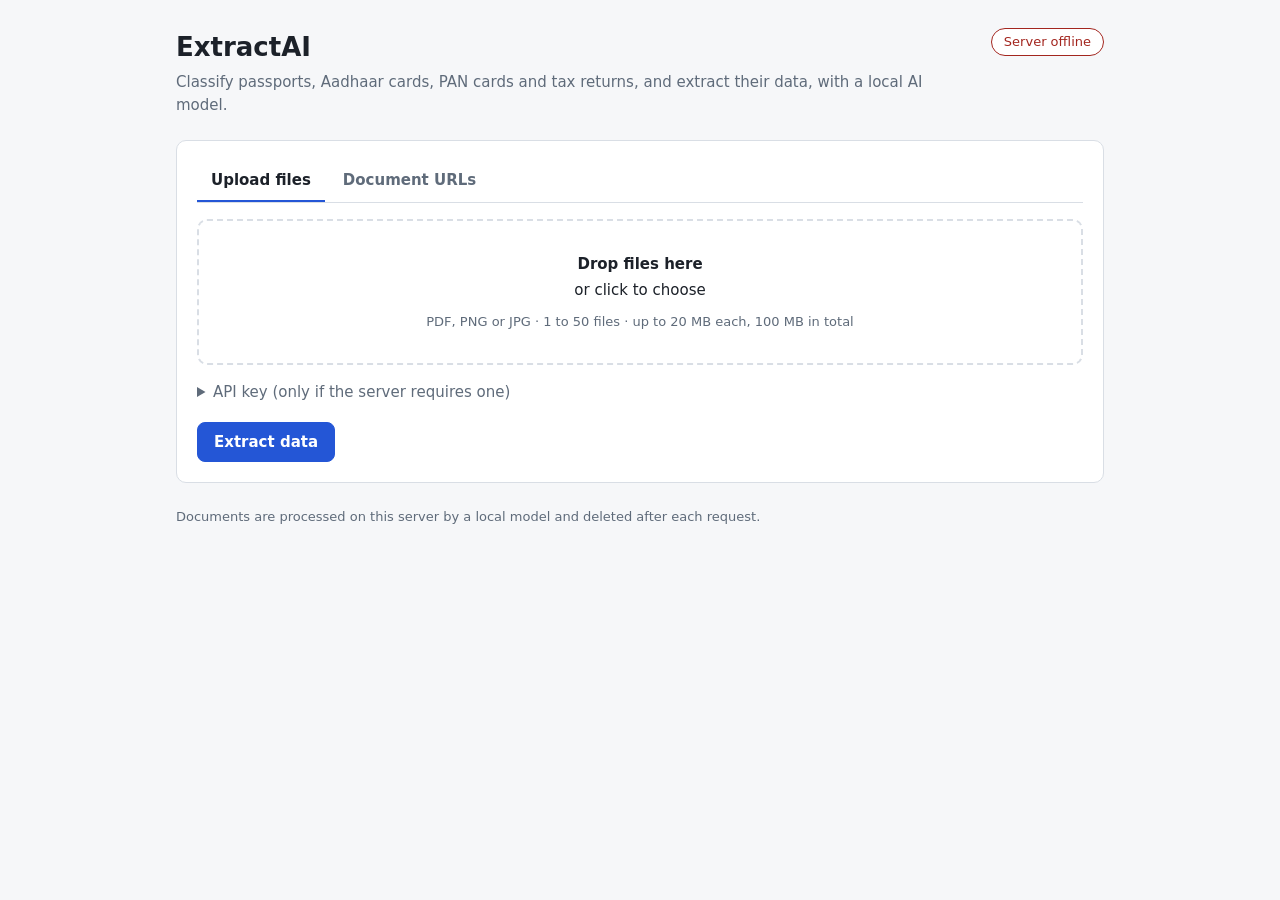
<file: app/static/index.html>
<!doctype html>
<html lang="en">
<head>
  <meta charset="utf-8">
  <meta name="viewport" content="width=device-width, initial-scale=1">
  <title>ExtractAI</title>
  <link rel="icon" href="favicon.svg" type="image/svg+xml">
  <link rel="stylesheet" href="style.css">
  <script src="app.js" defer></script>
</head>
<body>
  <header class="top">
    <div class="brand">
      <h1>ExtractAI</h1>
      <p>Classify passports, Aadhaar cards, PAN cards and tax returns, and extract their data, with a local AI model.</p>
    </div>
    <span id="server-status" class="pill" role="status">Checking server…</span>
  </header>

  <main>
    <section class="panel" aria-labelledby="input-heading">
      <h2 id="input-heading" class="visually-hidden">Documents</h2>

      <div class="tabs" role="tablist">
        <button type="button" role="tab" id="tab-upload" aria-controls="panel-upload" aria-selected="true">Upload files</button>
        <button type="button" role="tab" id="tab-urls" aria-controls="panel-urls" aria-selected="false" tabindex="-1">Document URLs</button>
      </div>

      <div id="panel-upload" role="tabpanel" aria-labelledby="tab-upload">
        <label id="drop-zone" class="drop-zone" for="file-input">
          <input id="file-input" type="file" multiple accept=".pdf,.png,.jpg,.jpeg,application/pdf,image/png,image/jpeg">
          <strong>Drop files here</strong> or click to choose
          <span class="hint">PDF, PNG or JPG · 1 to 50 files · up to 20 MB each, 100 MB in total</span>
        </label>
        <ul id="file-list" class="file-list"></ul>
      </div>

      <div id="panel-urls" role="tabpanel" aria-labelledby="tab-urls" hidden>
        <label for="url-input" class="field-label">One URL per line (10 to 50, public http/https links to PDF, PNG or JPG)</label>
        <textarea id="url-input" rows="8" spellcheck="false" placeholder="https://example.com/passport.pdf"></textarea>
        <p id="url-count" class="hint">0 URLs</p>
      </div>

      <details class="api-key">
        <summary>API key (only if the server requires one)</summary>
        <label for="api-key" class="field-label">X-API-Key</label>
        <input id="api-key" type="password" autocomplete="off" spellcheck="false">
        <label class="check"><input id="remember-key" type="checkbox"> Remember for this browser tab</label>
      </details>

      <div class="actions">
        <button id="submit" type="button" class="primary">Extract data</button>
        <button id="cancel" type="button" hidden>Cancel</button>
        <span id="progress" class="hint" role="status" aria-live="polite"></span>
      </div>
      <p id="form-error" class="error" role="alert" hidden></p>
    </section>

    <section id="results" class="results" aria-live="polite" hidden>
      <div class="results-head">
        <h2>Results</h2>
        <p id="summary" class="hint"></p>
        <div class="results-actions">
          <button id="copy-json" type="button">Copy JSON</button>
          <button id="download-json" type="button">Download JSON</button>
        </div>
      </div>
      <div id="owners"></div>
    </section>
  </main>

  <footer class="foot">Documents are processed on this server by a local model and deleted after each request.</footer>
</body>
</html>
</file>
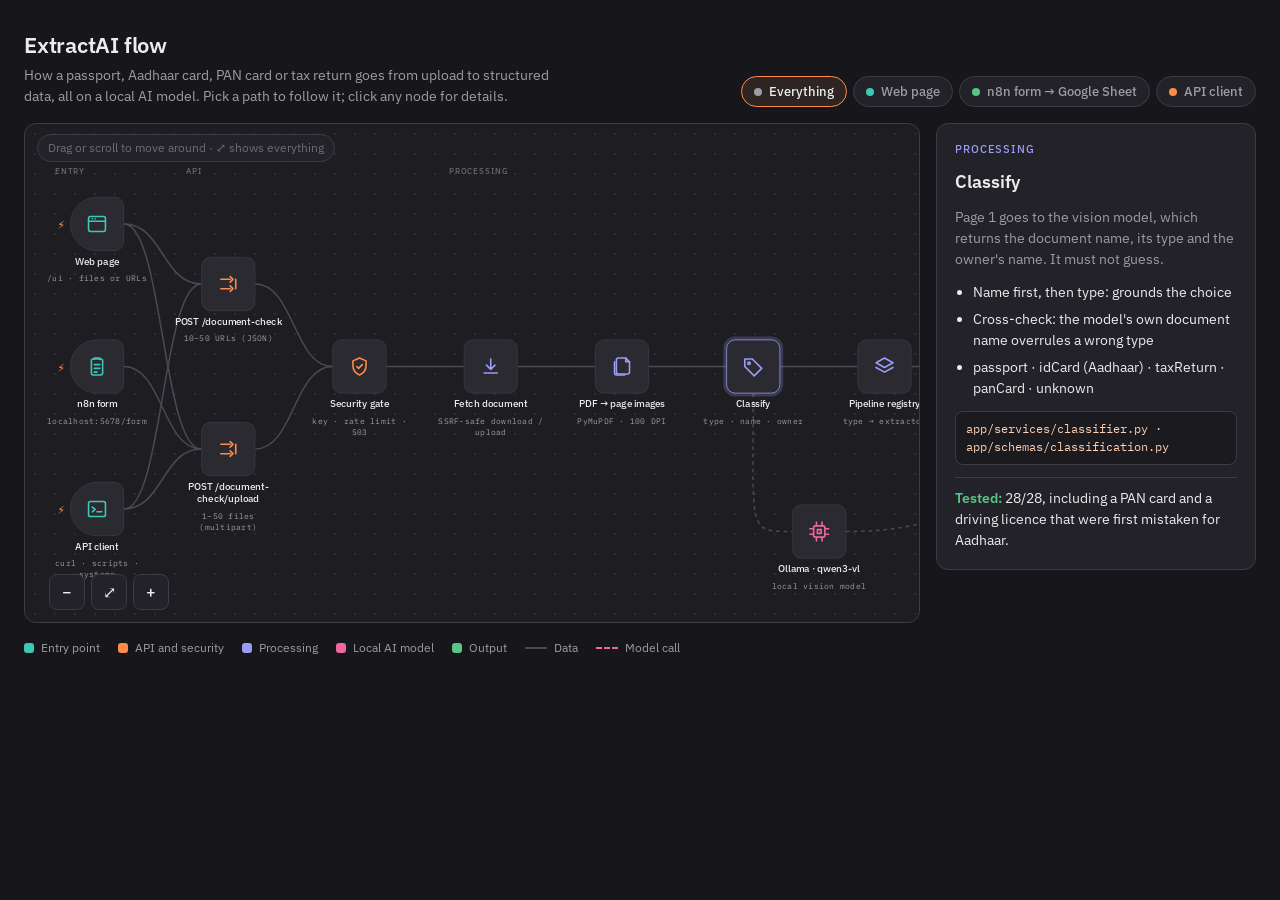
<file: docs/architecture.html>
<!doctype html>
<html lang="en">
<head>
<meta charset="utf-8">
<meta name="viewport" content="width=device-width, initial-scale=1">
</head>
<body>
<title>ExtractAI Flow</title>
<link rel="preconnect" href="https://fonts.googleapis.com">
<link rel="preconnect" href="https://fonts.gstatic.com" crossorigin>
<link rel="stylesheet" href="https://fonts.googleapis.com/css2?family=IBM+Plex+Mono:wght@400;500&family=IBM+Plex+Sans:wght@400;500;600&display=swap">
<style>
  /* Deliberately dark-only: the page mirrors the n8n editor canvas. */
  :root {
    color-scheme: dark;
    --ground: #17171b;
    --canvas: #1d1d22;
    --dot: #2c2c33;
    --node: #2a2a30;
    --node-edge: #3c3c45;
    --panel: #222228;
    --text: #ececef;
    --muted: #9c9ca6;
    --faint: #6c6c76;
    --wire: #4a4a54;
    --entry: #3ec8b4;
    --api: #ff8a4c;
    --process: #9b9cf8;
    --model: #f0679e;
    --output: #56c586;
    --focus: #ffb78f;
    --sans: "IBM Plex Sans", "Segoe UI", system-ui, sans-serif;
    --mono: "IBM Plex Mono", ui-monospace, SFMono-Regular, Menlo, monospace;
  }
  * { box-sizing: border-box; }
  html, body { background: var(--ground); color: var(--text); }
  body { font: 14px/1.5 var(--sans); padding-inline: 16px; padding-block: 20px 28px; }
  .wrap { max-width: 1400px; margin: 0 auto; display: grid; gap: 16px; }

  header { display: flex; flex-wrap: wrap; gap: 12px 24px; align-items: flex-end; justify-content: space-between; }
  h1 { margin: 0; font-size: 22px; font-weight: 600; letter-spacing: -0.01em; text-wrap: balance; }
  .lede { margin: 4px 0 0; color: var(--muted); max-width: 68ch; }
  .chips { display: flex; flex-wrap: wrap; gap: 6px; }
  .chip { font: 500 13px var(--sans); color: var(--muted); background: var(--panel); border: 1px solid var(--node-edge);
          border-radius: 999px; padding: 6px 12px; cursor: pointer; display: inline-flex; gap: 7px; align-items: center; }
  .chip:hover { color: var(--text); }
  .chip[aria-pressed="true"] { color: var(--text); border-color: var(--api); background: #2e2522; }
  .chip i { width: 8px; height: 8px; border-radius: 50%; background: var(--c); display: inline-block; }
  .chip:focus-visible, .node:focus-visible { outline: 2px solid var(--focus); outline-offset: 3px; }

  .stage { display: grid; grid-template-columns: minmax(0, 1fr) 320px; gap: 16px; align-items: start; }
  .viewport { position: relative; height: 500px; border: 1px solid var(--node-edge); border-radius: 12px; overflow: auto; cursor: grab;
              background-color: var(--canvas);
              background-image: radial-gradient(var(--dot) 1.2px, transparent 1.2px); background-size: 20px 20px; }
  .viewport.dragging { cursor: grabbing; user-select: none; }
  .canvas { position: relative; transform-origin: 0 0; }
  .hint { position: sticky; left: 12px; top: 10px; z-index: 2; width: max-content; font-size: 12px; color: var(--faint); padding: 4px 10px; background: var(--panel); border: 1px solid var(--node-edge); border-radius: 999px; }
  svg.wires { position: absolute; inset: 0; overflow: visible; pointer-events: none; }
  .wire { fill: none; stroke: var(--wire); stroke-width: 2; transition: stroke 0.2s, opacity 0.2s; }
  .wire.model { stroke-dasharray: 5 5; }
  .wire.dim { opacity: 0.18; }
  .wire.on { stroke: var(--api); stroke-dasharray: 7 7; animation: flow 0.9s linear infinite; }
  .wire.on.model { stroke: var(--model); }
  @keyframes flow { to { stroke-dashoffset: -14; } }
  .arrow { fill: var(--wire); }

  .node { position: absolute; width: 150px; margin-left: -39px; display: grid; justify-items: center; gap: 6px;
          text-align: center; background: none; border: 0; padding: 0; color: inherit; font: inherit; cursor: pointer;
          transition: opacity 0.2s; }
  .node .box { width: 72px; height: 72px; border-radius: 12px; background: var(--node); border: 1.5px solid var(--node-edge);
               display: grid; place-items: center; position: relative; transition: border-color 0.2s, box-shadow 0.2s; }
  .node.trigger .box { border-radius: 36px 12px 12px 36px; }
  .node svg.icon { width: 30px; height: 30px; stroke: var(--c); fill: none; stroke-width: 1.7; stroke-linecap: round; stroke-linejoin: round; }
  .node .name { font-weight: 500; font-size: 13px; line-height: 1.3; }
  .node .sub { font: 11px/1.35 var(--mono); color: var(--muted); max-width: 150px; }
  .node:hover .box { border-color: var(--c); }
  .node.selected .box { border-color: var(--c); box-shadow: 0 0 0 4px color-mix(in srgb, var(--c) 22%, transparent); }
  .node.dim { opacity: 0.28; }
  .node .bolt { position: absolute; left: -18px; top: 26px; color: var(--api); font-size: 15px; }

  .lane-label { position: absolute; font: 500 11px var(--sans); letter-spacing: 0.08em; text-transform: uppercase; color: var(--faint); }

  .tools { position: sticky; left: 12px; bottom: 0; display: flex; gap: 6px; padding: 12px; width: max-content; z-index: 2; }
  .tools button { width: 36px; height: 36px; border-radius: 8px; background: var(--panel); border: 1px solid var(--node-edge);
                  color: var(--text); font: 500 16px var(--sans); cursor: pointer; }
  .tools button:hover { border-color: var(--api); }

  aside { background: var(--panel); border: 1px solid var(--node-edge); border-radius: 12px; padding: 18px; display: grid; gap: 12px; }
  aside .kind { font: 500 11px var(--sans); letter-spacing: 0.08em; text-transform: uppercase; color: var(--c); }
  aside h2 { margin: 0; font-size: 18px; font-weight: 600; text-wrap: balance; }
  aside p { margin: 0; color: var(--muted); }
  aside ul { margin: 0; padding-left: 18px; display: grid; gap: 6px; }
  aside code, .files { font: 12px/1.5 var(--mono); color: #ffcfb2; }
  .files { background: #1a1a1f; border: 1px solid var(--node-edge); border-radius: 8px; padding: 8px 10px; overflow-wrap: anywhere; }
  .tested { border-top: 1px solid var(--node-edge); padding-top: 10px; color: var(--text); }
  .tested b { color: var(--output); font-weight: 600; }

  .legend { display: flex; flex-wrap: wrap; gap: 8px 18px; color: var(--muted); font-size: 12px; }
  .legend span { display: inline-flex; align-items: center; gap: 7px; }
  .legend i { width: 10px; height: 10px; border-radius: 3px; background: var(--c); display: inline-block; }
  .legend .line { width: 22px; height: 0; border-top: 2px solid var(--wire); border-radius: 0; background: none; }
  .legend .line.dash { border-top-style: dashed; border-color: var(--model); }

  @media (max-width: 900px) { .stage { grid-template-columns: 1fr; } }
  @media (prefers-reduced-motion: reduce) { .wire.on { animation: none; } }
</style>

<div class="wrap">
  <header>
    <div>
      <h1>ExtractAI flow</h1>
      <p class="lede">How a passport, Aadhaar card, PAN card or tax return goes from upload to structured data, all on a local AI model. Pick a path to follow it; click any node for details.</p>
    </div>
    <div class="chips" role="group" aria-label="Highlight a path">
      <button class="chip" data-flow="all" aria-pressed="true" style="--c: var(--muted)"><i></i>Everything</button>
      <button class="chip" data-flow="ui" aria-pressed="false" style="--c: var(--entry)"><i></i>Web page</button>
      <button class="chip" data-flow="form" aria-pressed="false" style="--c: var(--output)"><i></i>n8n form → Google Sheet</button>
      <button class="chip" data-flow="api" aria-pressed="false" style="--c: var(--api)"><i></i>API client</button>
    </div>
  </header>

  <div class="stage">
    <div class="viewport" id="viewport">
      <div class="hint">Drag or scroll to move around · ⤢ shows everything</div>
      <div class="canvas" id="canvas">
        <svg class="wires" id="wires" aria-hidden="true"></svg>
      </div>
      <div class="tools">
        <button type="button" id="zoom-out" aria-label="Zoom out">−</button>
        <button type="button" id="zoom-fit" aria-label="Fit to view">⤢</button>
        <button type="button" id="zoom-in" aria-label="Zoom in">+</button>
      </div>
    </div>

    <aside id="panel" aria-live="polite"></aside>
  </div>

  <div class="legend">
    <span><i style="--c: var(--entry)"></i>Entry point</span>
    <span><i style="--c: var(--api)"></i>API and security</span>
    <span><i style="--c: var(--process)"></i>Processing</span>
    <span><i style="--c: var(--model)"></i>Local AI model</span>
    <span><i style="--c: var(--output)"></i>Output</span>
    <span><i class="line"></i>Data</span>
    <span><i class="line dash"></i>Model call</span>
  </div>
</div>

<script>
"use strict";
const ICONS = {
  browser: '<rect x="3" y="4" width="18" height="16" rx="2"/><path d="M3 9h18M7 6.5h.01M10 6.5h.01"/>',
  form: '<rect x="6" y="4" width="12" height="17" rx="2"/><path d="M9 4.5V3h6v1.5M9 10h6M9 14h6M9 18h3"/>',
  terminal: '<rect x="3" y="4" width="18" height="16" rx="2"/><path d="M7 10l3 2.5L7 15M12 15h5"/>',
  route: '<path d="M4 7h10M4 17h10M14 4l3 3-3 3M14 14l3 3-3 3M20 7v10"/>',
  shield: '<path d="M12 3l7 3v5c0 5-3.5 8.5-7 10-3.5-1.5-7-5-7-10V6z"/><path d="M9 12l2 2 4-4"/>',
  download: '<path d="M12 4v11M7.5 10.5L12 15l4.5-4.5M5 19h14"/>',
  pages: '<path d="M8 3h8l4 4v11a2 2 0 0 1-2 2H8a2 2 0 0 1-2-2V5a2 2 0 0 1 2-2z"/><path d="M16 3v4h4M4 7v12a2 2 0 0 0 2 2h9"/>',
  tag: '<path d="M3 12V4h8l10 10-8 8z"/><circle cx="7.5" cy="8.5" r="1.3"/>',
  cpu: '<rect x="6" y="6" width="12" height="12" rx="2"/><path d="M9 2v3M15 2v3M9 19v3M15 19v3M2 9h3M2 15h3M19 9h3M19 15h3M10 10h4v4h-4z"/>',
  layers: '<path d="M12 3l9 5-9 5-9-5z"/><path d="M3 13l9 5 9-5"/>',
  braces: '<path d="M9 4c-2 0-3 1-3 3v2c0 1.5-1 2.5-2 3 1 .5 2 1.5 2 3v2c0 2 1 3 3 3M15 4c2 0 3 1 3 3v2c0 1.5 1 2.5 2 3-1 .5-2 1.5-2 3v2c0 2-1 3-3 3"/>',
  wand: '<path d="M4 20L16 8M14 4v2M20 10h-2M18.5 5.5l-1.5 1.5M11 7l6 6"/>',
  users: '<circle cx="9" cy="8" r="3"/><path d="M3 20c0-3.3 2.7-6 6-6s6 2.7 6 6"/><circle cx="17" cy="9" r="2.4"/><path d="M16 14.2c2.8.2 5 2.6 5 5.8"/>',
  json: '<path d="M8 8l-4 4 4 4M16 8l4 4-4 4M13.5 6l-3 12"/>',
  cards: '<rect x="3" y="4" width="18" height="7" rx="1.5"/><rect x="3" y="13" width="18" height="7" rx="1.5"/><path d="M6 7.5h6M6 16.5h6"/>',
  mask: '<rect x="3" y="6" width="18" height="12" rx="2"/><path d="M6.5 12h2M10 12h2M13.5 12h1M16.5 10.5v3M16.5 10.5h1.5v1.5h-1.5"/>',
  table: '<rect x="3" y="4" width="18" height="16" rx="2"/><path d="M3 9h18M3 14h18M9 9v11M15 9v11"/>',
  sheet: '<path d="M7 3h7l5 5v11a2 2 0 0 1-2 2H7a2 2 0 0 1-2-2V5a2 2 0 0 1 2-2z"/><path d="M14 3v5h5M8.5 12h7M8.5 15.5h7M12 12v7"/>',
  check: '<circle cx="12" cy="12" r="9"/><path d="M8 12.5l2.7 2.7L16 10"/>',
  plug: '<path d="M9 3v5M15 3v5M6 8h12v3a6 6 0 0 1-12 0zM12 17v4"/>',
};

const C = { entry: "var(--entry)", api: "var(--api)", process: "var(--process)", model: "var(--model)", output: "var(--output)" };
const KIND = { entry: "Entry point", api: "API and security", process: "Processing", model: "Local AI model", output: "Output" };

// x, y are canvas positions of the 72px box's top-left corner.
const NODES = [
  { id: "ui", x: 60, y: 60, kind: "entry", icon: "browser", trigger: true, name: "Web page", sub: "/ui · files or URLs", flows: ["ui"],
    what: "Plain HTML, CSS and JavaScript served by FastAPI. Drag in files or paste URLs, add an optional API key, and see results grouped by owner.",
    points: ["Everything from the server is shown with textContent, never innerHTML", "Strict Content-Security-Policy on /ui", "Copy or download the raw JSON"],
    files: "app/static/index.html · app.js · style.css", tested: "Driven in headless Chrome: real uploads grouped correctly; a hostile owner name stayed plain text." },
  { id: "form", x: 60, y: 250, kind: "entry", icon: "form", trigger: true, name: "n8n form", sub: "localhost:5678/form", flows: ["form"],
    what: "An n8n Form Trigger where someone uploads documents. n8n splits the upload into one item per file and calls the upload endpoint once per file.",
    points: ["n8n runs locally in Docker, bound to 127.0.0.1", "The API key lives in an n8n credential", "3 tries per file, 10-minute timeout"],
    files: "n8n/extractai-workflow.json · n8n/docker-compose.yml", tested: "Real runs: 2 and 3 documents extracted; a fake file and a wrong API key each became an error row." },
  { id: "client", x: 60, y: 440, kind: "entry", icon: "terminal", trigger: true, name: "API client", sub: "curl · scripts · systems", flows: ["api"],
    what: "Any program can call the API directly with JSON (URLs) or multipart (files).",
    points: ["POST /document-check with 10–50 URLs", "POST /document-check/upload with 1–50 files", "Interactive docs at /docs"],
    files: "README.md → API", tested: "Real server tested with curl: 200, 401, 413, 415, 422, 429 and 503 paths." },

  { id: "urls", x: 280, y: 140, kind: "api", icon: "route", name: "POST /document-check", sub: "10–50 URLs (JSON)", flows: ["ui", "api"],
    what: "Takes a JSON list of document URLs. Pydantic rejects fewer than 10 or more than 50, non-http(s) URLs and extra fields.",
    points: ["422 errors never echo the submitted URLs (they may hold tokens)", "Responds with owners and their documents"],
    files: "app/api/document_check.py · app/schemas/request.py", tested: "7 invalid-body cases return 422 with only type, loc and msg." },
  { id: "upload", x: 280, y: 360, kind: "api", icon: "route", name: "POST /document-check/upload", sub: "1–50 files (multipart)", flows: ["ui", "form", "api"],
    what: "Takes PDF, PNG or JPG files. The endpoint parses the body itself, after every check has passed.",
    points: ["Content-Length required (411), 100 MB per request (413)", "Type decided by magic bytes, never by file name", "File names are never used or logged"],
    files: "app/api/document_check.py · app/services/uploads.py", tested: "A real 120 MB upload was refused with 413 in 2 ms, before a single byte was sent." },
  { id: "gate", x: 500, y: 250, kind: "api", icon: "shield", name: "Security gate", sub: "key · rate limit · 503", flows: ["ui", "form", "api"],
    what: "Runs before the body is read: optional X-API-Key check, a per-client rate limit, and a check that the model is up.",
    points: ["Keys compared in constant time and never logged", "Sliding window, 10 requests/minute, 429 with Retry-After", "503 before any download if Ollama is down"],
    files: "app/api/security.py · app/main.py", tested: "33 tests; on a real server the key appeared 0 times in the log." },

  { id: "fetch", x: 720, y: 250, kind: "process", icon: "download", name: "Fetch document", sub: "SSRF-safe download / upload", flows: ["ui", "form", "api"],
    what: "Downloads each URL or saves each upload into a private temporary folder that is always deleted.",
    points: ["Every resolved IP must be public, re-checked on each redirect", "Connects to the checked IP (no DNS rebinding)", "20 MB and 30 s limits; PDF/PNG/JPEG only"],
    files: "app/services/downloader.py · app/utils/url_safety.py", tested: "22 SSRF cases blocked (localhost, 169.254.169.254, nip.io tricks…) plus 24 download cases." },
  { id: "pages", x: 940, y: 250, kind: "process", icon: "pages", name: "PDF → page images", sub: "PyMuPDF · 100 DPI", flows: ["ui", "form", "api"],
    what: "Renders PDF pages to PNG. Images pass through untouched.",
    points: ["At most 10 pages, 4000 px per side", "Password-protected and broken PDFs rejected", "150 DPI tested: same accuracy, twice as slow"],
    files: "app/utils/pdf.py", tested: "11 conversion cases, including a 200×200-inch page capped to 4000 px." },
  { id: "classify", x: 1160, y: 250, kind: "process", icon: "tag", name: "Classify", sub: "type · name · owner", flows: ["ui", "form", "api"],
    what: "Page 1 goes to the vision model, which returns the document name, its type and the owner's name. It must not guess.",
    points: ["Name first, then type: grounds the choice", "Cross-check: the model's own document name overrules a wrong type", "passport · idCard (Aadhaar) · taxReturn · panCard · unknown"],
    files: "app/services/classifier.py · app/schemas/classification.py", tested: "28/28, including a PAN card and a driving licence that were first mistaken for Aadhaar." },
  { id: "ollama", x: 1270, y: 470, kind: "model", icon: "cpu", name: "Ollama · qwen3-vl", sub: "local vision model", flows: ["ui", "form", "api"],
    what: "Qwen3-VL 8B running on this machine through Ollama. No document ever goes to a cloud AI service.",
    points: ["JSON-schema output, temperature 0, validated by Pydantic", "Same system prompt for classify and extract: extract drops from 9 s to 3 s", "Oversized input detected instead of silently cut off"],
    files: "app/services/ollama.py · app/services/prompts.py", tested: "About 14.5 s per document on a MacBook Air M4; 10/10 correct in benchmarks." },
  { id: "registry", x: 1380, y: 250, kind: "process", icon: "layers", name: "Pipeline registry", sub: "type → extractor", flows: ["ui", "form", "api"],
    what: "Looks up the extractor for the document type. A new type needs a pipeline class and one registry entry; the API doesn't change.",
    points: ["unknown has no pipeline → data: null", "PAN card was added this way with 0 lines changed in the API"],
    files: "app/pipelines/registry.py · app/pipelines/base.py", tested: "27 tests with fake pipelines, including adding a brand-new type." },
  { id: "extract", x: 1600, y: 250, kind: "process", icon: "braces", name: "Extract fields", sub: "passport · Aadhaar · tax · PAN", flows: ["ui", "form", "api"],
    what: "The type's pipeline asks the model for its fields. Page 1 first; more pages only when fields are still empty.",
    points: ["Aadhaar up to 2 pages, tax returns up to 3", "Values copied exactly as printed", "Missing fields stay null"],
    files: "app/pipelines/passport.py · aadhaar.py · tax_return.py · pan_card.py", tested: "Realistic documents: 7/7 and 37/37 fields correct, including a 5-page tax return." },
  { id: "normalize", x: 1820, y: 250, kind: "process", icon: "wand", name: "Normalize", sub: "dates · numbers · amounts", flows: ["ui", "form", "api"],
    what: "Code, not the model, turns printed values into consistent formats. Anything unrecognised is kept as printed.",
    points: ["15 MAY 1985 → 1985-05-15", "2345 6789 0123 → 2345-6789-0123", "₹ 5,00,000/- → 500000"],
    files: "app/utils/normalize.py · app/schemas/extraction.py", tested: "43 format and schema tests." },
  { id: "group", x: 2040, y: 250, kind: "process", icon: "users", name: "Group by owner", sub: "case-insensitive", flows: ["ui", "form", "api"],
    what: "Puts each person's documents together. \"John Doe\" and \"JOHN DOE\" match; \"Jon Doe\" stays separate (no guessing).",
    points: ["Documents without an owner go in a last group", "One bad document never fails the batch"],
    files: "app/services/grouping.py · app/services/document_processor.py", tested: "13 grouping tests; 2 documents at a time with a model lock." },
  { id: "response", x: 2260, y: 250, kind: "api", icon: "json", name: "JSON response", sub: "owners → documents → data", flows: ["ui", "form", "api"],
    what: "One entry per owner, each with its documents: type, name, extracted data, position in the request and any error.",
    points: ["data is an object, null when not extracted", "Errors never include full URLs or document text"],
    files: "app/schemas/response.py", tested: "End to end: a 13-document request with every failure type." },

  { id: "results", x: 2480, y: 60, kind: "output", icon: "cards", name: "Results on page", sub: "cards · JSON export", flows: ["ui"],
    what: "The web page shows a card per owner with each document's fields, plus Copy and Download JSON.",
    points: ["Plain-language messages for 401, 429, 503, 413 and 422"], files: "app/static/app.js", tested: "Checked in light and dark mode and at phone width." },
  { id: "yours", x: 2480, y: 440, kind: "output", icon: "plug", name: "Your system", sub: "any consumer", flows: ["api"],
    what: "The JSON goes wherever the calling program needs it.", points: ["Match results to inputs by sourceIndex"], files: "README.md → Response rules", tested: "" },
  { id: "rows", x: 2480, y: 250, kind: "output", icon: "mask", name: "Rows (Aadhaar masked)", sub: "n8n Code node", flows: ["form"],
    what: "n8n turns each document into a row and masks Aadhaar numbers before anything leaves the machine.",
    points: ["2345-6789-0123 → XXXX-XXXX-0123", "Errors shortened, e.g. HTTP 401: missing or invalid API key"],
    files: "n8n/extractai-workflow.json → Rows for Sheets", tested: "Rows checked field by field in real runs." },
  { id: "table", x: 2700, y: 250, kind: "output", icon: "table", name: "n8n Data Table", sub: "local copy · CSV export", flows: ["form"],
    what: "Every row is saved in n8n's own table first, so nothing is lost if Google is unreachable.",
    points: ["Stays on this machine", "Execution data deleted after 24 hours"], files: "n8n/docker-compose.yml", tested: "Rows and CSV export verified." },
  { id: "sheet", x: 2920, y: 250, kind: "output", icon: "sheet", name: "Google Sheet", sub: "via Apps Script", flows: ["form"],
    what: "All rows go to a Google Apps Script web app in one request, which appends them to the sheet.",
    points: ["A secret token, kept in an n8n credential", "Values starting with = + - @ can't become formulas", "No Google Cloud project needed"],
    files: "n8n/google-apps-script.gs", tested: "Real run: 2 rows added; with a wrong token the run still finished and said so." },
  { id: "summary", x: 3140, y: 250, kind: "output", icon: "check", name: "Summary page", sub: "n8n Form ending", flows: ["form"],
    what: "The person who uploaded sees who owns what, any problems, and whether the sheet was updated.",
    points: ["Text from documents is HTML-escaped"], files: "n8n/extractai-workflow.json → Summary", tested: "“JOHN DOE: Passport | SARA LEE: PAN card | Google Sheet: 2 rows added”" },
];

const ALL = ["ui", "form", "api"];
const EDGES = [
  ["ui", "urls", ["ui"]], ["ui", "upload", ["ui"]], ["form", "upload", ["form"]],
  ["client", "urls", ["api"]], ["client", "upload", ["api"]],
  ["urls", "gate", ["ui", "api"]], ["upload", "gate", ALL],
  ["gate", "fetch", ALL], ["fetch", "pages", ALL], ["pages", "classify", ALL], ["classify", "registry", ALL],
  ["registry", "extract", ALL], ["extract", "normalize", ALL], ["normalize", "group", ALL], ["group", "response", ALL],
  ["classify", "ollama", ALL, "model"], ["ollama", "extract", ALL, "model"],
  ["response", "results", ["ui"]], ["response", "yours", ["api"]], ["response", "rows", ["form"]],
  ["rows", "table", ["form"]], ["table", "sheet", ["form"]], ["sheet", "summary", ["form"]],
];
// Column of each node, left to right; x = column * STEP.
const COL = { ui: 0, form: 0, client: 0, urls: 1, upload: 1, gate: 2, fetch: 3, pages: 4, classify: 5, ollama: 5.5,
  registry: 6, extract: 7, normalize: 8, group: 9, response: 10, results: 11, rows: 11, yours: 11, table: 12, sheet: 13, summary: 14 };
const STEP = 175, LEFT = 60;
for (const node of NODES) node.x = LEFT + COL[node.id] * STEP;
const LANES = [
  { col: 0, text: "Entry" }, { col: 1, text: "API" }, { col: 3, text: "Processing" }, { col: 11, text: "Output" },
].map((lane) => ({ x: LEFT - 20 + lane.col * STEP, text: lane.text }));

const BOX = 72, W = LEFT + 14 * STEP + 150, H = 600;
const canvas = document.getElementById("canvas");
const wires = document.getElementById("wires");
const panel = document.getElementById("panel");
const byId = Object.fromEntries(NODES.map((n) => [n.id, n]));
let flow = "all", selected = "classify", zoom = 1;

canvas.style.width = W + "px";
canvas.style.height = H + "px";
wires.setAttribute("viewBox", `0 0 ${W} ${H}`);
wires.setAttribute("width", W);
wires.setAttribute("height", H);

for (const lane of LANES) {
  const label = document.createElement("div");
  label.className = "lane-label";
  label.style.left = lane.x + "px";
  label.style.top = "18px";
  label.textContent = lane.text;
  canvas.append(label);
}

for (const node of NODES) {
  const el = document.createElement("button");
  el.type = "button";
  el.className = "node" + (node.trigger ? " trigger" : "");
  el.dataset.id = node.id;
  el.style.left = node.x + "px";
  el.style.top = node.y + "px";
  el.style.setProperty("--c", C[node.kind]);
  el.setAttribute("aria-label", `${node.name}: ${node.sub}`);
  const box = document.createElement("span");
  box.className = "box";
  box.innerHTML = `<svg class="icon" viewBox="0 0 24 24" aria-hidden="true">${ICONS[node.icon]}</svg>`;
  if (node.trigger) {
    const bolt = document.createElement("span");
    bolt.className = "bolt";
    bolt.textContent = "⚡";
    bolt.setAttribute("aria-hidden", "true");
    box.append(bolt);
  }
  const name = document.createElement("span");
  name.className = "name";
  name.textContent = node.name;
  const sub = document.createElement("span");
  sub.className = "sub";
  sub.textContent = node.sub;
  el.append(box, name, sub);
  el.addEventListener("click", () => select(node.id));
  canvas.append(el);
}

function port(node, side) {
  if (side === "right") return [node.x + BOX, node.y + BOX / 2];
  if (side === "left") return [node.x, node.y + BOX / 2];
  if (side === "bottom") return [node.x + BOX / 2, node.y + BOX];
  return [node.x + BOX / 2, node.y];
}

function drawWires() {
  wires.replaceChildren();
  const ns = "http://www.w3.org/2000/svg";
  for (const [from, to, flows, type] of EDGES) {
    const a = byId[from], b = byId[to];
    let d;
    if (type === "model" && to === "ollama") {
      const [x1, y1] = port(a, "bottom"), [x2, y2] = port(b, "left");
      d = `M${x1},${y1} C${x1},${y2} ${x2 - 60},${y2} ${x2},${y2}`;
    } else if (type === "model") {
      const [x1, y1] = port(a, "right"), [x2, y2] = port(b, "bottom");
      d = `M${x1},${y1} C${x2},${y1} ${x2},${y2 + 60} ${x2},${y2}`;
    } else {
      const [x1, y1] = port(a, "right"), [x2, y2] = port(b, "left");
      const bend = Math.max(40, (x2 - x1) / 2);
      d = `M${x1},${y1} C${x1 + bend},${y1} ${x2 - bend},${y2} ${x2},${y2}`;
    }
    const path = document.createElementNS(ns, "path");
    path.setAttribute("d", d);
    const active = flow === "all" ? false : flows.includes(flow);
    path.setAttribute("class", `wire${type === "model" ? " model" : ""}${active ? " on" : ""}${flow !== "all" && !active ? " dim" : ""}`);
    wires.append(path);
  }
}

function applyFlow() {
  document.querySelectorAll(".chip").forEach((chip) => chip.setAttribute("aria-pressed", String(chip.dataset.flow === flow)));
  document.querySelectorAll(".node").forEach((el) => {
    const node = byId[el.dataset.id];
    el.classList.toggle("dim", flow !== "all" && !node.flows.includes(flow));
  });
  drawWires();
}

function select(id) {
  selected = id;
  const node = byId[id];
  document.querySelectorAll(".node").forEach((el) => el.classList.toggle("selected", el.dataset.id === id));
  panel.style.setProperty("--c", C[node.kind]);
  panel.replaceChildren();
  const add = (tag, cls, text) => { const el = document.createElement(tag); if (cls) el.className = cls; if (text) el.textContent = text; panel.append(el); return el; };
  add("div", "kind", KIND[node.kind]);
  add("h2", "", node.name);
  add("p", "", node.what);
  const list = add("ul");
  for (const point of node.points) { const li = document.createElement("li"); li.textContent = point; list.append(li); }
  add("div", "files", node.files);
  if (node.tested) {
    const tested = add("p", "tested");
    const label = document.createElement("b");
    label.textContent = "Tested: ";
    tested.append(label, node.tested);
  }
}

function setZoom(value) {
  zoom = Math.min(1.4, Math.max(0.3, value));
  canvas.style.transform = `scale(${zoom})`;
  canvas.parentElement.style.setProperty("--z", zoom);
  canvas.style.marginRight = `${W * (zoom - 1)}px`;
  canvas.style.marginBottom = `${H * (zoom - 1)}px`;
}

function fit() {
  const viewport = document.getElementById("viewport");
  setZoom(Math.min(1, (viewport.clientWidth - 24) / W));
  viewport.scrollTo({ left: 0, top: 0 });
}

// Drag the canvas to pan, like the n8n editor.
const viewport = document.getElementById("viewport");
let drag = null;
viewport.addEventListener("pointerdown", (e) => {
  if (e.target.closest(".node, .tools, button")) return;
  drag = { x: e.clientX, y: e.clientY, left: viewport.scrollLeft, top: viewport.scrollTop };
  viewport.classList.add("dragging");
  viewport.setPointerCapture(e.pointerId);
});
viewport.addEventListener("pointermove", (e) => {
  if (!drag) return;
  viewport.scrollLeft = drag.left - (e.clientX - drag.x);
  viewport.scrollTop = drag.top - (e.clientY - drag.y);
});
const endDrag = () => { drag = null; viewport.classList.remove("dragging"); };
viewport.addEventListener("pointerup", endDrag);
viewport.addEventListener("pointercancel", endDrag);

document.querySelectorAll(".chip").forEach((chip) => chip.addEventListener("click", () => { flow = chip.dataset.flow; applyFlow(); }));
document.getElementById("zoom-in").addEventListener("click", () => setZoom(zoom + 0.1));
document.getElementById("zoom-out").addEventListener("click", () => setZoom(zoom - 0.1));
document.getElementById("zoom-fit").addEventListener("click", fit);

applyFlow();
select(selected);
setZoom(0.75);
</script>

</body>
</html>
</file>
<file: app/static/style.css>
:root {
  --bg: #f6f7f9;
  --surface: #ffffff;
  --text: #1c2129;
  --muted: #5f6b7a;
  --border: #d9dee5;
  --accent: #2456d6;
  --accent-text: #ffffff;
  --error-bg: #fdecec;
  --error-text: #a3261f;
  --ok: #1d7a46;
  --passport: #2456d6;
  --idCard: #b4531a;
  --taxReturn: #1d7a46;
  --panCard: #7a3cc2;
  --unknown: #5f6b7a;
  --radius: 10px;
  color-scheme: light dark;
}

@media (prefers-color-scheme: dark) {
  :root {
    --bg: #111418;
    --surface: #1a1f25;
    --text: #e6e9ee;
    --muted: #9aa5b3;
    --border: #2d353f;
    --accent: #6d95ff;
    --accent-text: #0d1320;
    --error-bg: #3a1c1b;
    --error-text: #ff9b92;
    --ok: #5ccf8e;
    --passport: #6d95ff;
    --idCard: #f0a060;
    --taxReturn: #5ccf8e;
    --panCard: #c39bff;
    --unknown: #9aa5b3;
  }
}

* { box-sizing: border-box; }

body {
  margin: 0;
  background: var(--bg);
  color: var(--text);
  font: 15px/1.5 system-ui, -apple-system, "Segoe UI", Roboto, sans-serif;
}

main, .top, .foot { max-width: 960px; margin: 0 auto; padding: 0 16px; }

.top { display: flex; gap: 16px; align-items: flex-start; justify-content: space-between; padding-top: 28px; padding-bottom: 12px; }
.brand h1 { margin: 0; font-size: 26px; }
.brand p { margin: 4px 0 0; color: var(--muted); }

.pill { flex: none; border: 1px solid var(--border); border-radius: 999px; padding: 3px 12px; font-size: 13px; color: var(--muted); background: var(--surface); }
.pill.ok { color: var(--ok); border-color: var(--ok); }
.pill.bad { color: var(--error-text); border-color: var(--error-text); }

.panel, .owner { background: var(--surface); border: 1px solid var(--border); border-radius: var(--radius); }
.panel { padding: 20px; margin: 12px 0 24px; }

.tabs { display: flex; gap: 4px; border-bottom: 1px solid var(--border); margin-bottom: 16px; }
.tabs button { border: 0; border-bottom: 2px solid transparent; border-radius: 0; background: none; padding: 8px 14px; color: var(--muted); font-weight: 600; }
.tabs button[aria-selected="true"] { color: var(--text); border-bottom-color: var(--accent); }

.drop-zone { display: flex; flex-direction: column; align-items: center; gap: 4px; padding: 32px 16px; border: 2px dashed var(--border); border-radius: var(--radius); text-align: center; cursor: pointer; }
.drop-zone:hover, .drop-zone.dragging { border-color: var(--accent); }
.drop-zone input { position: absolute; width: 1px; height: 1px; opacity: 0; }
.drop-zone:focus-within { outline: 2px solid var(--accent); outline-offset: 2px; }

.file-list { list-style: none; padding: 0; margin: 12px 0 0; }
.file-list li { display: flex; align-items: center; gap: 8px; padding: 6px 0; border-bottom: 1px solid var(--border); }
.file-list .name { flex: 1; min-width: 0; overflow: hidden; text-overflow: ellipsis; white-space: nowrap; }
.file-list .size { color: var(--muted); font-size: 13px; }
.file-list .warn { color: var(--error-text); font-size: 13px; }

.field-label { display: block; font-weight: 600; margin-bottom: 6px; }
textarea, input[type="password"] { width: 100%; padding: 10px; border: 1px solid var(--border); border-radius: 8px; background: var(--bg); color: var(--text); font: 13px/1.5 ui-monospace, SFMono-Regular, Menlo, monospace; }
.hint { color: var(--muted); font-size: 13px; margin: 6px 0 0; }

.api-key { margin-top: 16px; }
.api-key summary { cursor: pointer; color: var(--muted); }
.api-key[open] summary { margin-bottom: 10px; }
.check { display: flex; gap: 6px; align-items: center; margin-top: 8px; font-size: 14px; }

.actions { display: flex; flex-wrap: wrap; gap: 10px; align-items: center; margin-top: 18px; }
button { font: inherit; padding: 8px 16px; border-radius: 8px; border: 1px solid var(--border); background: var(--surface); color: var(--text); cursor: pointer; }
button:hover { border-color: var(--accent); }
button:disabled { opacity: 0.55; cursor: not-allowed; }
button.primary { background: var(--accent); border-color: var(--accent); color: var(--accent-text); font-weight: 600; }
button:focus-visible, textarea:focus-visible, input:focus-visible, summary:focus-visible { outline: 2px solid var(--accent); outline-offset: 2px; }

.error { background: var(--error-bg); color: var(--error-text); border-radius: 8px; padding: 10px 12px; margin: 14px 0 0; }

.results-head { display: flex; flex-wrap: wrap; gap: 8px 16px; align-items: baseline; }
.results-head h2 { margin: 0; }
.results-head .hint { flex: 1; margin: 0; }
.results-actions { display: flex; gap: 8px; }

.owner { padding: 16px; margin: 14px 0; }
.owner h3 { margin: 0 0 10px; font-size: 18px; }
.owner h3.none { color: var(--muted); font-style: italic; }

.doc { border-top: 1px solid var(--border); padding: 12px 0 4px; }
.doc:first-of-type { border-top: 0; padding-top: 0; }
.doc-head { display: flex; flex-wrap: wrap; gap: 8px; align-items: center; }
.doc-name { font-weight: 600; }
.doc-source { color: var(--muted); font-size: 13px; overflow-wrap: anywhere; }
.badge { font-size: 12px; font-weight: 700; padding: 2px 8px; border-radius: 999px; color: var(--surface); background: var(--unknown); }
.badge.passport { background: var(--passport); }
.badge.idCard { background: var(--idCard); }
.badge.taxReturn { background: var(--taxReturn); }
.badge.panCard { background: var(--panCard); }

.fields { display: grid; grid-template-columns: minmax(120px, max-content) 1fr; gap: 4px 16px; margin: 10px 0 6px; }
.fields dt { color: var(--muted); }
.fields dd { margin: 0; overflow-wrap: anywhere; }
.fields dd.null { color: var(--muted); font-style: italic; }
.doc .error { margin: 8px 0 4px; }
.doc .note { color: var(--muted); font-size: 13px; margin: 6px 0 0; }

.foot { color: var(--muted); font-size: 13px; padding-bottom: 32px; }

.visually-hidden { position: absolute; width: 1px; height: 1px; overflow: hidden; clip: rect(0 0 0 0); white-space: nowrap; }

@media (max-width: 600px) {
  .top { flex-direction: column; }
  .fields { grid-template-columns: 1fr; gap: 0; }
  .fields dd { margin-bottom: 6px; }
}
</file>
